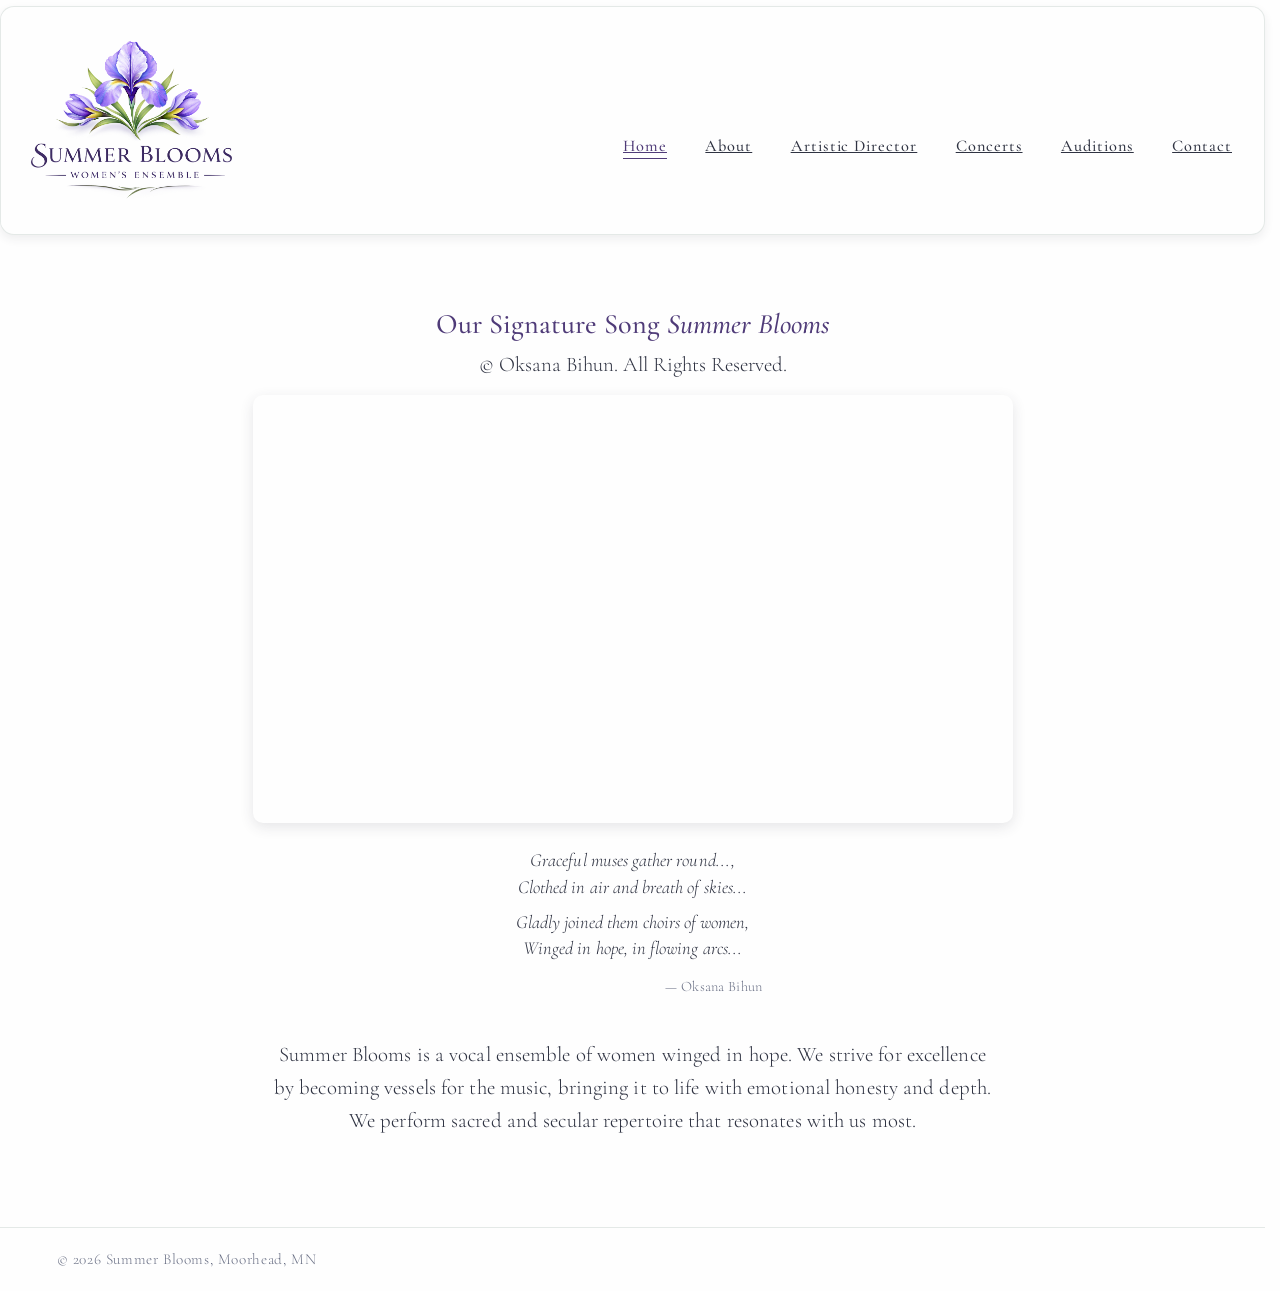
<file: index.html>
<!doctype html>
<html lang="en">
<head>
  <meta charset="utf-8" />
  <meta name="viewport" content="width=device-width, initial-scale=1" />
  <title>Summer Blooms</title>

  <!-- Typography loaded from stylesheet -->
  <link rel="preconnect" href="https://fonts.googleapis.com">
  <link rel="preconnect" href="https://fonts.gstatic.com" crossorigin>
  <link rel="stylesheet" href="https://fonts.googleapis.com/css2?family=Cormorant+Garamond:wght@300;400;500;600;700&family=Inter:wght@400;500;600&family=Lora:ital,wght@0,400;0,500;1,400;1,500&display=swap">
  <link rel="stylesheet" href="./style.css?v=20260915">
</head>
<body>

<header class="site-header">
  <div class="container header-inner">
    <a class="brand" href="index.html" aria-label="Summer Blooms home">
      <img class="site-logo" src="images/logo.png" alt="Summer Blooms logo">
    </a>

    <nav class="nav" aria-label="Primary navigation">
      <a href="index.html" aria-current="page">Home</a>
      <a href="about.html">About</a>
      <a href="director.html">Artistic Director</a>
      <a href="concerts.html">Concerts</a>
      <a href="auditions.html">Auditions</a>
      <a href="contact.html">Contact</a>
    </nav>

    <button class="menu-btn" id="menuBtn" aria-expanded="false" aria-controls="mobile-drawer" aria-label="Open menu">
      <span class="hamburger" aria-hidden="true"></span>
    </button>
  </div>
  <div id="mobile-drawer" class="mobile-drawer" data-open="false" aria-hidden="true">
    <div class="drawer-inner">
      <a href="index.html" aria-current="page">Home</a>
      <a href="about.html">About</a>
      <a href="director.html">Artistic Director</a>
      <a href="concerts.html">Concerts</a>
      <a href="auditions.html">Auditions</a>
      <a href="contact.html">Contact</a>
    </div>
  </div>
</header>

<main class="container">
  <div class="home-video">
    <h2>Our Signature Song <em>Summer Blooms</em></h2>
    <p class="home-video-copyright">© Oksana Bihun. All Rights Reserved.</p>
    <div class="home-video-frame">
      <iframe
        src="https://www.youtube.com/embed/3GKmM_xyuEQ"
        title="Our Signature Song Summer Blooms"
        allow="accelerometer; autoplay; clipboard-write; encrypted-media; gyroscope; picture-in-picture; web-share"
        allowfullscreen></iframe>
    </div>
  </div>

  <div class="home-poem">
    <p>Graceful muses gather round...,</p>
    <p>Clothed in air and breath of skies...</p>

    <p class="stanza">
      Gladly joined them choirs of women,<br>
      Winged in hope, in flowing arcs...
    </p>
  </div>

  <div class="poem-credit">
    — Oksana Bihun
  </div>

  <p class="home-intro">
    Summer Blooms is a vocal ensemble of women winged in hope. 
    We strive for excellence by becoming vessels for the music, 
    bringing it to life with emotional honesty and depth. 
    We perform sacred and secular repertoire that resonates with us most.
  </p>
</main>

<footer class="site-footer">
  <div class="container">
    © <span id="y"></span> Summer Blooms, Moorhead, MN
  </div>
</footer>

<script src="./script.js"></script>
</body>
</html>
</file>
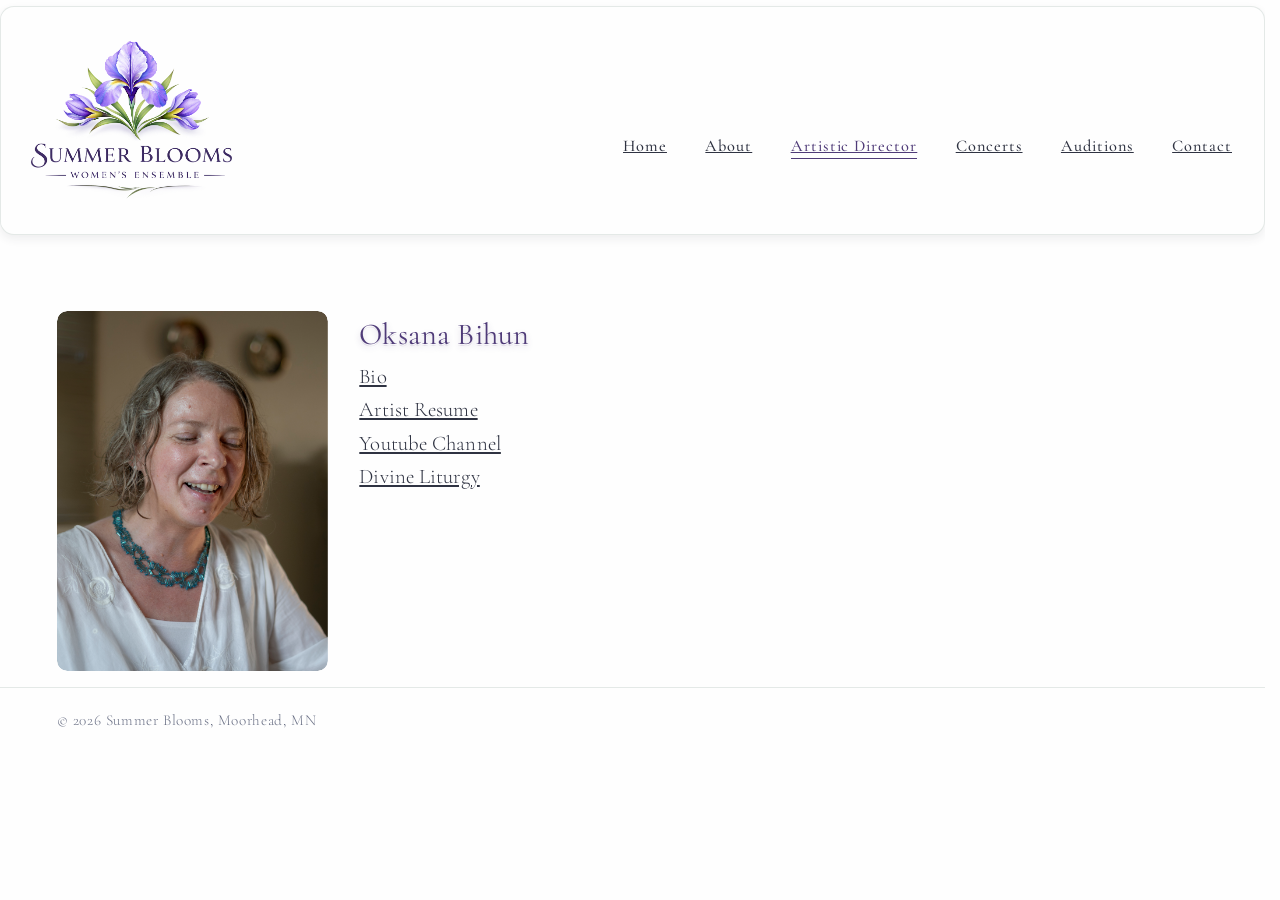
<file: obihun/index.html>
<!doctype html>
<html lang="en">
<head>
  <meta charset="utf-8" />
  <meta name="viewport" content="width=device-width, initial-scale=1" />
  <title>Oksana Bihun • Summer Blooms</title>

  <link rel="preconnect" href="https://fonts.googleapis.com">
  <link rel="preconnect" href="https://fonts.gstatic.com" crossorigin>
  <link rel="stylesheet" href="https://fonts.googleapis.com/css2?family=Cormorant+Garamond:wght@300;400;500;600;700&family=Inter:wght@400;500;600&family=Lora:ital,wght@0,400;0,500;1,400;1,500&display=swap">
  <link rel="stylesheet" href="/style.css?v=20260915-obihun-responsive">
</head>

<body class="obihun-page">

<header class="site-header">
  <div class="container header-inner">
    <a class="brand" href="/index.html" aria-label="Summer Blooms home">
      <img class="site-logo" src="/images/logo.png" alt="Summer Blooms logo">
    </a>

    <nav class="nav" aria-label="Primary navigation">
      <a href="/index.html">Home</a>
      <a href="/about.html">About</a>
      <a href="/director.html" aria-current="page">Artistic Director</a>
      <a href="/concerts.html">Concerts</a>
      <a href="/auditions.html">Auditions</a>
      <a href="/contact.html">Contact</a>
    </nav>

    <button class="menu-btn" id="menuBtn" aria-expanded="false" aria-controls="mobile-drawer" aria-label="Open menu">
      <span class="hamburger" aria-hidden="true"></span>
    </button>
  </div>

  <div id="mobile-drawer" class="mobile-drawer" data-open="false" aria-hidden="true">
    <div class="drawer-inner">
      <a href="/index.html">Home</a>
      <a href="/about.html">About</a>
      <a href="/director.html" aria-current="page">Artistic Director</a>
      <a href="/concerts.html">Concerts</a>
      <a href="/auditions.html">Auditions</a>
      <a href="/contact.html">Contact</a>
    </div>
  </div>
</header>

<main class="container">
  <section class="director">
    <div class="director-grid">
      <figure class="director-photo">
        <img src="/images/Bihun_Headshot.JPG" alt="Oksana Bihun">
      </figure>

      <div class="director-text">
        <h1 class="page-title">Oksana Bihun</h1>
        <a href="https://archives.ukrfolk.ca/bihun-oksana-2" target="_blank" rel="noopener noreferrer">Bio</a><br>
        <a href="/documents/Bihun_Artist_Resume.pdf">Artist Resume</a><br>
        <a href="https://www.youtube.com/@OksanaBihunComposer" target="_blank" rel="noopener noreferrer">Youtube Channel</a><br>
        <a href="/documents/Bihun_Liturgy.pdf">Divine Liturgy</a><br>
        <!-- <a href="https://www.linkedin.com/in/oksana-bihun-ph-d-00641a10/" target="_blank" rel="noopener noreferrer">Math</a> -->
      </div>
    </div>
  </section>
</main>

<footer class="site-footer obihun-footer">
  <div class="container">
    © <span id="y"></span> Summer Blooms, Moorhead, MN
  </div>
</footer>

<script src="/script.js"></script>

</body>
</html>
</file>
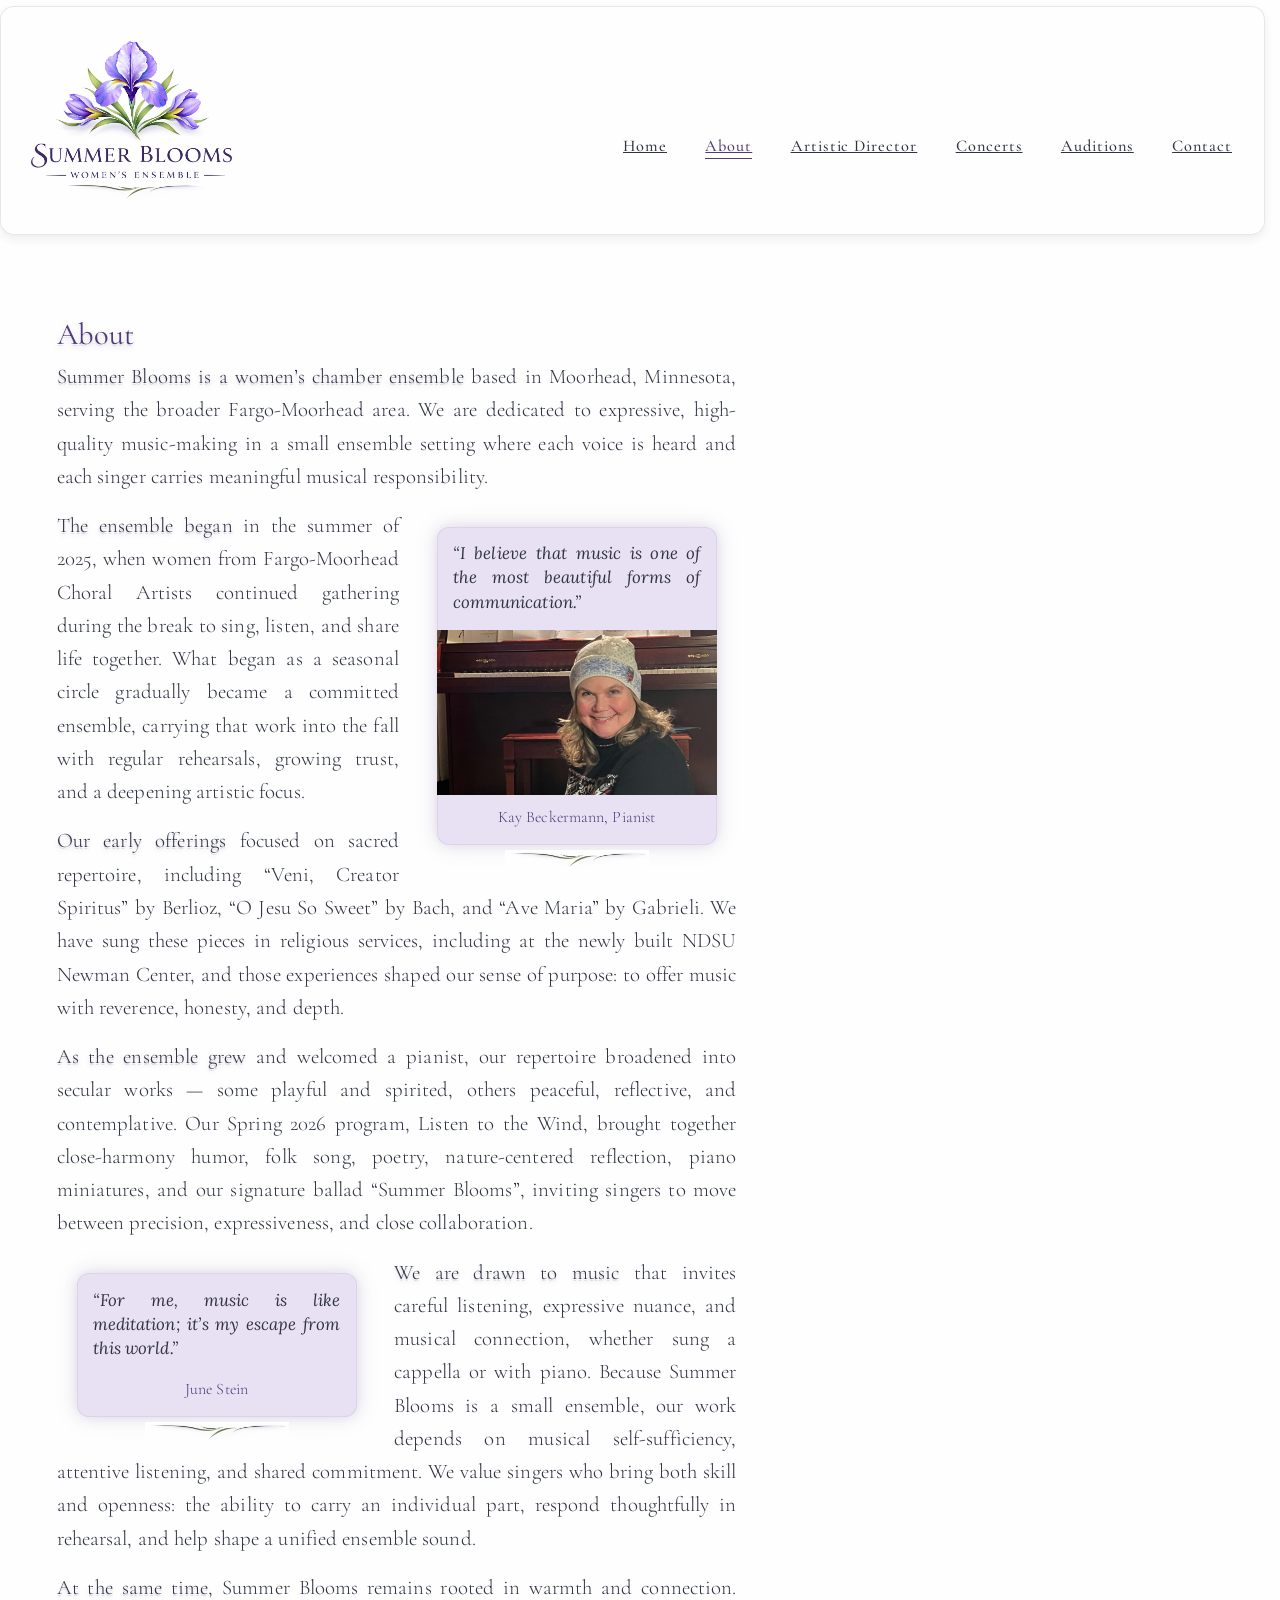
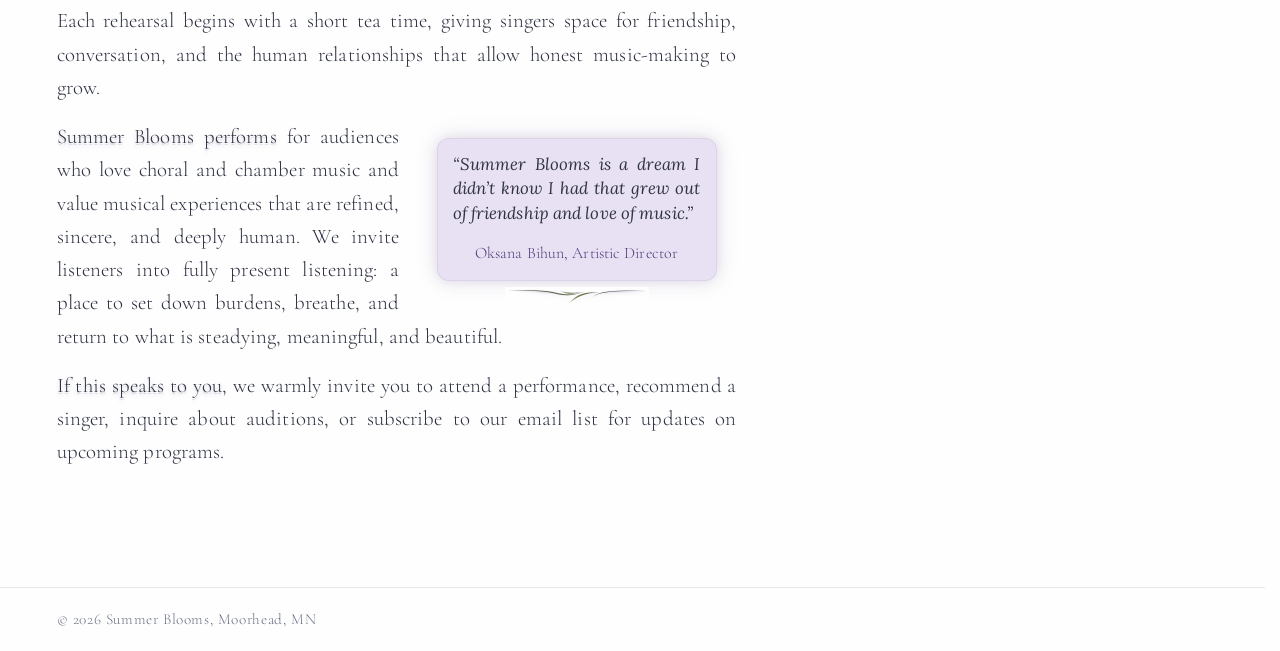
<file: about.html>
<!doctype html>
<html lang="en">
<head>
  <meta charset="utf-8" />
  <meta name="viewport" content="width=device-width, initial-scale=1" />
  <title>About • Summer Blooms</title>

  <!-- Typography loaded from stylesheet -->
  <link rel="preconnect" href="https://fonts.googleapis.com">
  <link rel="preconnect" href="https://fonts.gstatic.com" crossorigin>
  <link rel="stylesheet" href="https://fonts.googleapis.com/css2?family=Cormorant+Garamond:wght@300;400;500;600;700&family=Inter:wght@400;500;600&family=Lora:ital,wght@0,400;0,500;1,400;1,500&display=swap">
  <link rel="stylesheet" href="./style.css">
</head>

<body class="about-page">

<header class="site-header">
  <div class="container header-inner">
    <a class="brand" href="index.html" aria-label="Summer Blooms home">
      <img class="site-logo" src="images/logo.png" alt="Summer Blooms logo">
    </a>

    <nav class="nav" aria-label="Primary navigation">
      <a href="index.html">Home</a>
      <a href="about.html" aria-current="page">About</a>
      <a href="director.html">Artistic Director</a>
      <a href="concerts.html">Concerts</a>
      <a href="auditions.html">Auditions</a>
      <a href="contact.html">Contact</a>
    </nav>

    <button class="menu-btn" id="menuBtn" aria-expanded="false" aria-controls="mobile-drawer" aria-label="Open menu">
      <span class="hamburger" aria-hidden="true"></span>
    </button>
  </div>

  <div id="mobile-drawer" class="mobile-drawer" data-open="false" aria-hidden="true">
    <div class="drawer-inner">
      <a href="index.html">Home</a>
      <a href="about.html" aria-current="page">About</a>
      <a href="director.html">Artistic Director</a>
      <a href="concerts.html">Concerts</a>
      <a href="auditions.html">Auditions</a>
      <a href="contact.html">Contact</a>
    </div>
  </div>
</header>

<main class="container">
  <section class="director">
    <h1 class="page-title">About</h1>
    <div class="director-text">
      <p><span class="about-lead-3d">Summer Blooms is a women’s chamber ensemble </span> based in Moorhead, Minnesota, serving the broader Fargo-Moorhead area. We are dedicated to expressive, high-quality music-making in a small ensemble setting where each voice is heard and each singer carries meaningful musical responsibility.</p>

      <div class="about-quote-wrap about-quote-right">
        <blockquote class="about-quote">
          <p>“I believe that music is one of the most beautiful forms of communication.”</p>
          <div class="about-quote-photo-wrap">
            <img class="about-quote-photo" src="images/kay_picture.jpeg" alt="Kay Beckermann">
          </div>
          <cite>Kay Beckermann, Pianist</cite>
        </blockquote>
        <img class="about-quote-leaves" src="images/decorative_leaves.png" alt="" aria-hidden="true">
      </div>

      <p><span class="about-lead-3d">The ensemble began</span> in the summer of 2025, when women from Fargo-Moorhead Choral Artists continued gathering during the break to sing, listen, and share life together. What began as a seasonal circle gradually became a committed ensemble, carrying that work into the fall with regular rehearsals, growing trust, and a deepening artistic focus.</p>

      <p><span class="about-lead-3d">Our early offerings</span> focused on sacred repertoire, including “Veni, Creator Spiritus” by Berlioz, “O Jesu So Sweet” by Bach, and “Ave Maria” by Gabrieli. We have sung these pieces in religious services, including at the newly built NDSU Newman Center, and those experiences shaped our sense of purpose: to offer music with reverence, honesty, and depth.</p>

      <p><span class="about-lead-3d">As the ensemble grew</span> and welcomed a pianist, our repertoire broadened into secular works — some playful and spirited, others peaceful, reflective, and contemplative. Our Spring 2026 program, Listen to the Wind, brought together close-harmony humor, folk song, poetry, nature-centered reflection, piano miniatures, and our signature ballad “Summer Blooms”, inviting singers to move between precision, expressiveness, and close collaboration.</p>

      <div class="about-quote-wrap about-quote-left">
        <blockquote class="about-quote">
          <p>“For me, music is like meditation; it’s my escape from this world.”</p>
          <cite>June Stein</cite>
        </blockquote>
        <img class="about-quote-leaves" src="images/decorative_leaves.png" alt="" aria-hidden="true">
      </div>

      <p><span class="about-lead-3d">We are drawn to music</span> that invites careful listening, expressive nuance, and musical connection, whether sung a cappella or with piano. Because Summer Blooms is a small ensemble, our work depends on musical self-sufficiency, attentive listening, and shared commitment. We value singers who bring both skill and openness: the ability to carry an individual part, respond thoughtfully in rehearsal, and help shape a unified ensemble sound.</p>

      <p><span class="about-lead-3d">At the same time</span>, Summer Blooms remains rooted in warmth and connection. Each rehearsal begins with a short tea time, giving singers space for friendship, conversation, and the human relationships that allow honest music-making to grow.</p>

      <div class="about-quote-wrap about-quote-right">
        <blockquote class="about-quote">
          <p>“Summer Blooms is a dream I didn’t know I had that grew out of friendship and love of music.”</p>
          <cite>Oksana Bihun, Artistic Director</cite>
        </blockquote>
        <img class="about-quote-leaves" src="images/decorative_leaves.png" alt="" aria-hidden="true">
      </div>

      <p><span class="about-lead-3d">Summer Blooms performs</span> for audiences who love choral and chamber music and value musical experiences that are refined, sincere, and deeply human. We invite listeners into fully present listening: a place to set down burdens, breathe, and return to what is steadying, meaningful, and beautiful.</p>
      <p><span class="about-lead-3d">If this speaks to you</span>, we warmly invite you to attend a performance, recommend a singer, inquire about auditions, or subscribe to our email list for updates on upcoming programs.</p>
    </div>
  </section>
</main>

<footer class="site-footer">
  <div class="container">
    © <span id="y"></span> Summer Blooms, Moorhead, MN
  </div>
</footer>

<script src="./script.js"></script>


</body>
</html>
</file>
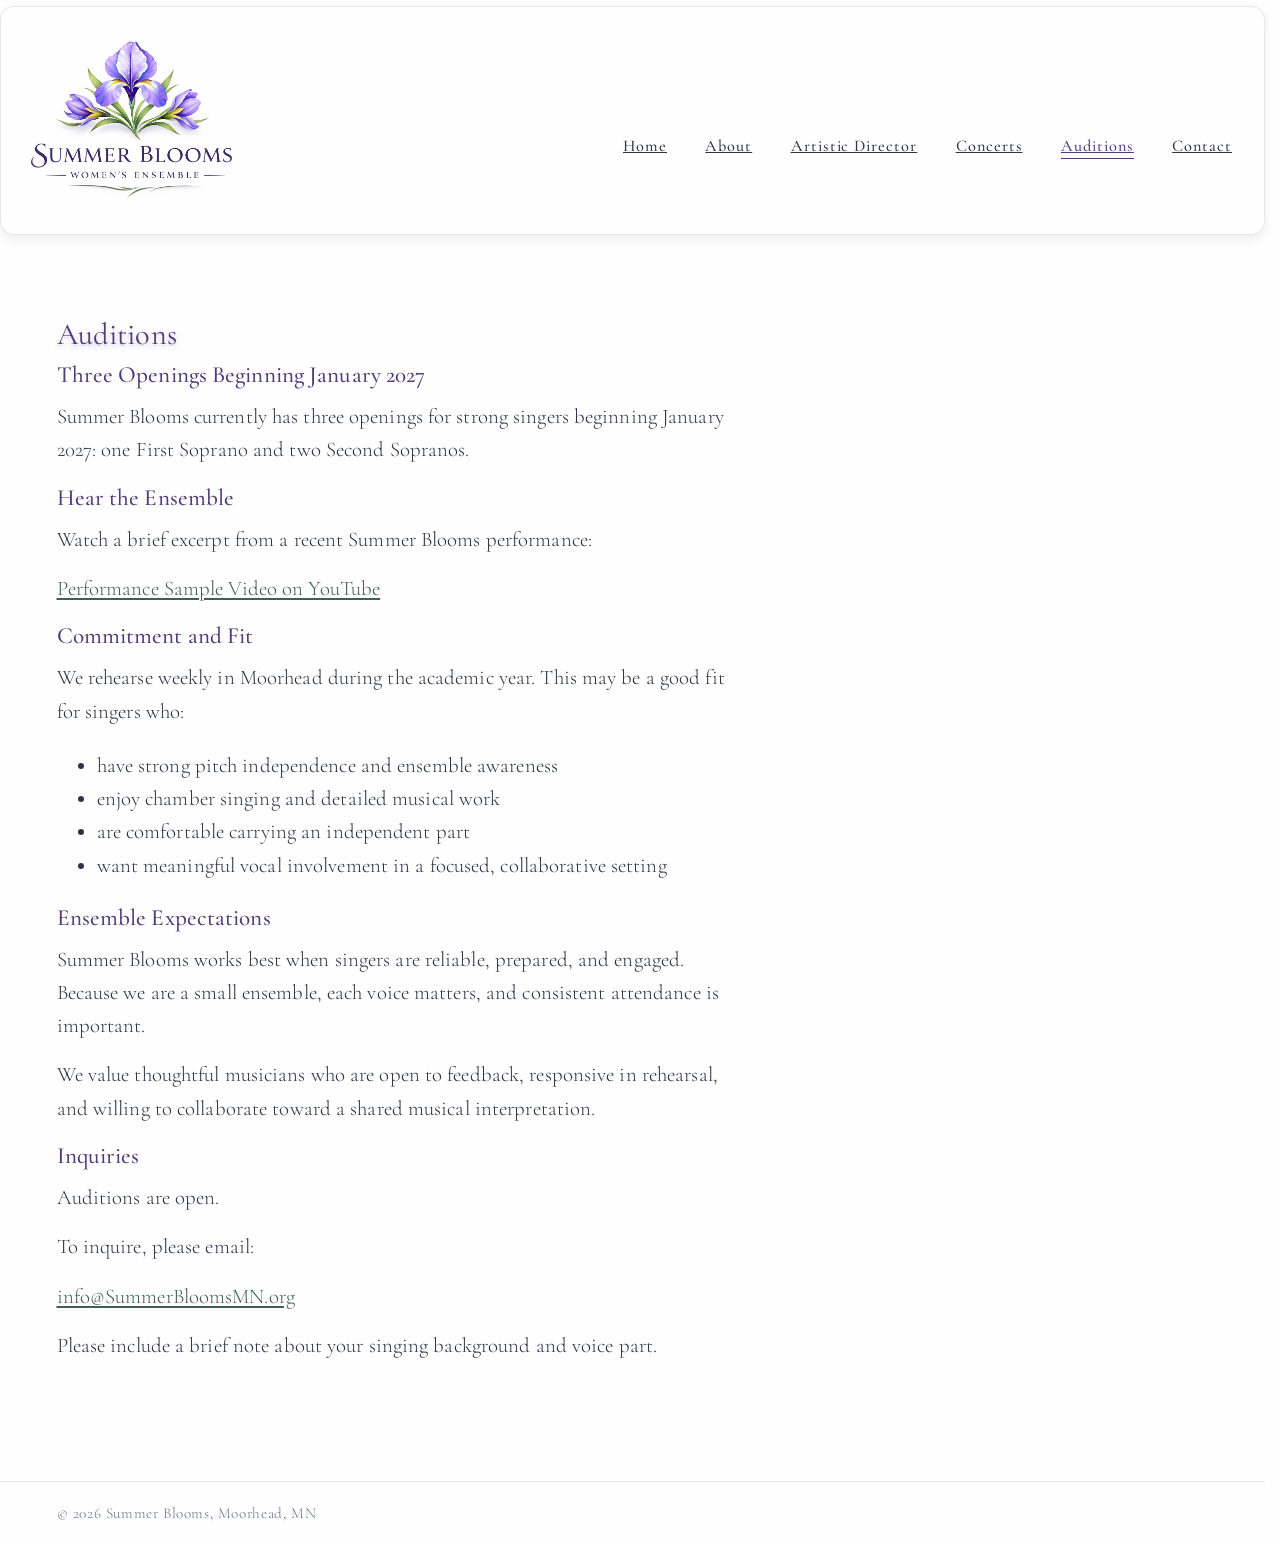
<file: auditions.html>
<!doctype html>
<html lang="en">
<head>
  <meta charset="utf-8" />
  <meta name="viewport" content="width=device-width, initial-scale=1" />
  <title>Auditions • Summer Blooms</title>

  <!-- Typography loaded from stylesheet -->
  <link rel="preconnect" href="https://fonts.googleapis.com">
  <link rel="preconnect" href="https://fonts.gstatic.com" crossorigin>
  <link rel="stylesheet" href="https://fonts.googleapis.com/css2?family=Cormorant+Garamond:wght@300;400;500;600;700&family=Inter:wght@400;500;600&family=Lora:ital,wght@0,400;0,500;1,400;1,500&display=swap">
  <link rel="stylesheet" href="./style.css">
</head>

<body class="auditions-page">

<header class="site-header">
  <div class="container header-inner">
    <a class="brand" href="index.html" aria-label="Summer Blooms home">
      <img class="site-logo" src="images/logo.png" alt="Summer Blooms logo">
    </a>

    <nav class="nav" aria-label="Primary navigation">
      <a href="index.html">Home</a>
      <a href="about.html">About</a>
      <a href="director.html">Artistic Director</a>
      <a href="concerts.html">Concerts</a>
      <a href="auditions.html" aria-current="page">Auditions</a>
      <a href="contact.html">Contact</a>
    </nav>

    <button class="menu-btn" id="menuBtn" aria-expanded="false" aria-controls="mobile-drawer" aria-label="Open menu">
      <span class="hamburger" aria-hidden="true"></span>
    </button>
  </div>

  <div id="mobile-drawer" class="mobile-drawer" data-open="false" aria-hidden="true">
    <div class="drawer-inner">
      <a href="index.html">Home</a>
      <a href="about.html">About</a>
      <a href="director.html">Artistic Director</a>
      <a href="concerts.html">Concerts</a>
      <a href="auditions.html" aria-current="page">Auditions</a>
      <a href="contact.html">Contact</a>
    </div>
  </div>
</header>

<main class="container">
  <!-- Two-column layout (photo left, text right) -->
  <section class="director">
    <h1 class="page-title">Auditions</h1>
    <div class="director-text">
      <p class="auditions-lead">Three Openings Beginning January 2027</p>
      <p>Summer Blooms currently has three openings for strong singers beginning January 2027: one First Soprano and two Second Sopranos.</p>
      <p class="auditions-lead">Hear the Ensemble</p>
      <p>Watch a brief excerpt from a recent Summer Blooms performance:</p>
      <p><a href="https://www.youtube.com/watch?v=M7dycWh3R6s" target="_blank" rel="noopener noreferrer">Performance Sample Video on YouTube</a></p>
      <p class="auditions-lead">Commitment and Fit</p>
      <p>We rehearse weekly in Moorhead during the academic year. This may be a good fit for singers who:</p>
      <ul>
        <li>have strong pitch independence and ensemble awareness</li>
        <li>enjoy chamber singing and detailed musical work</li>
        <li>are comfortable carrying an independent part</li>
        <li>want meaningful vocal involvement in a focused, collaborative setting</li>
      </ul>
      <p class="auditions-lead">Ensemble Expectations</p>
      <p>Summer Blooms works best when singers are reliable, prepared, and engaged. Because we are a small ensemble, each voice matters, and consistent attendance is important.</p>
      <p>We value thoughtful musicians who are open to feedback, responsive in rehearsal, and willing to collaborate toward a shared musical interpretation.</p>
      <p class="auditions-lead">Inquiries</p>
      <p>Auditions are open.</p>
      <p>To inquire, please email:</p>
      <p><a href="mailto:info@SummerBloomsMN.org">info@SummerBloomsMN.org</a></p>
      <p>Please include a brief note about your singing background and voice part.</p>
    </div>
  </section>
</main>

<footer class="site-footer">
  <div class="container">
    © <span id="y"></span> Summer Blooms, Moorhead, MN
  </div>
</footer>

<script src="./script.js"></script>


</body>
</html>
</file>
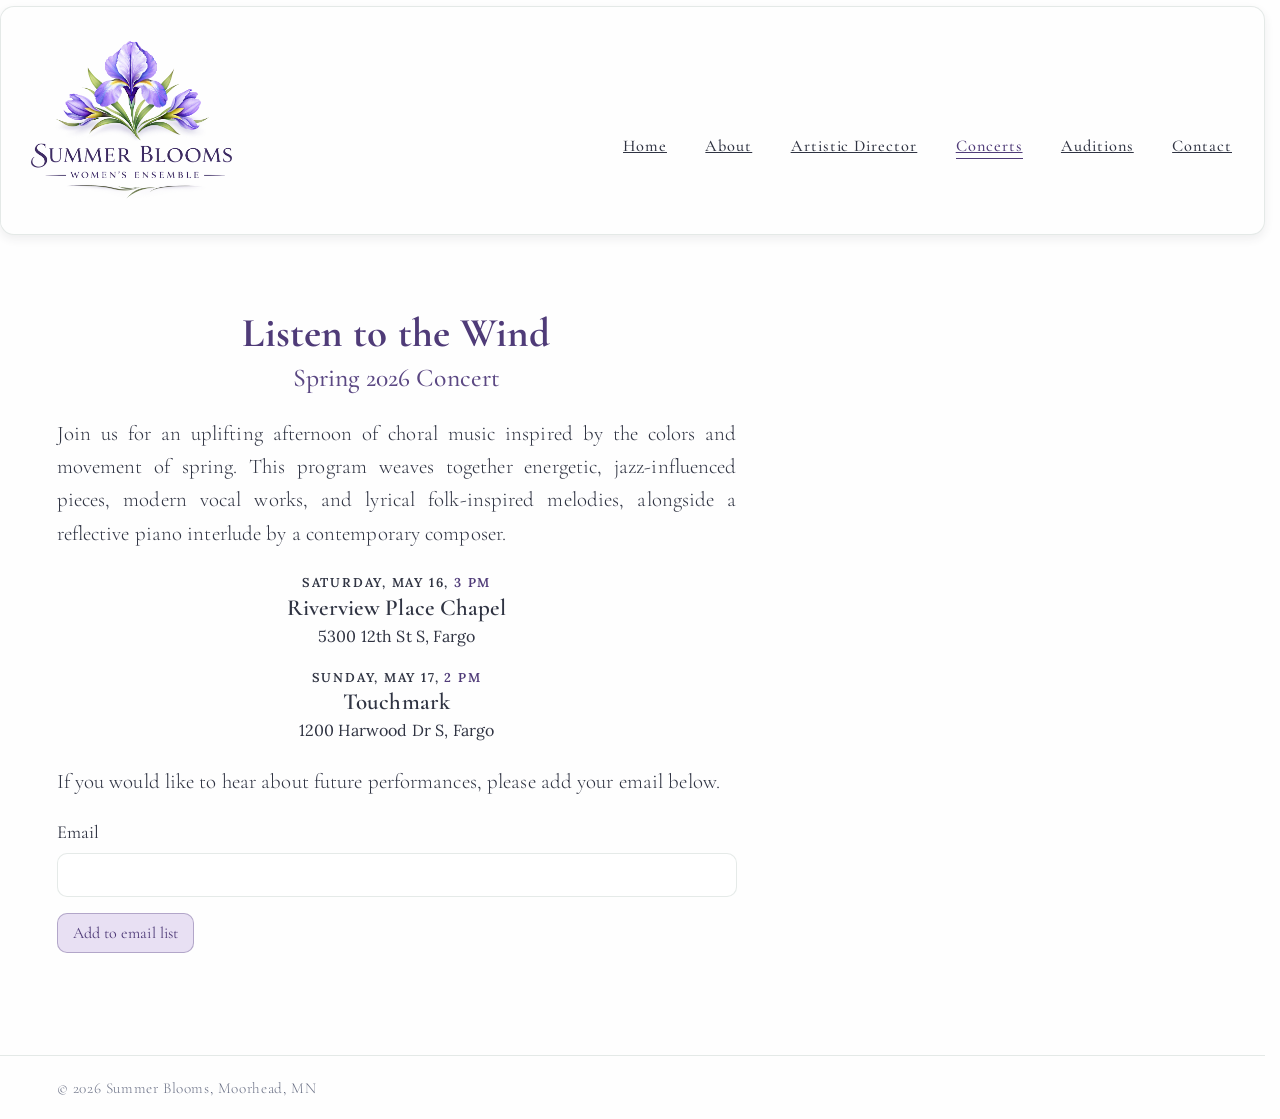
<file: concerts.html>
<!doctype html>
<html lang="en">
<head>
  <meta charset="utf-8" />
  <meta name="viewport" content="width=device-width, initial-scale=1" />
  <title>Concerts • Summer Blooms</title>

  <!-- Typography loaded from stylesheet -->
  <link rel="preconnect" href="https://fonts.googleapis.com">
  <link rel="preconnect" href="https://fonts.gstatic.com" crossorigin>
  <link rel="stylesheet" href="https://fonts.googleapis.com/css2?family=Cormorant+Garamond:wght@300;400;500;600;700&family=Inter:wght@400;500;600&family=Lora:ital,wght@0,400;0,500;1,400;1,500&display=swap">
  <link rel="stylesheet" href="./style.css">
</head>

<body class="concerts-page">

<header class="site-header">
  <div class="container header-inner">
    <a class="brand" href="index.html" aria-label="Summer Blooms home">
      <img class="site-logo" src="images/logo.png" alt="Summer Blooms logo">
    </a>

    <nav class="nav" aria-label="Primary navigation">
      <a href="index.html">Home</a>
      <a href="about.html">About</a>
      <a href="director.html">Artistic Director</a>
      <a href="concerts.html" aria-current="page">Concerts</a>
      <a href="auditions.html">Auditions</a>
      <a href="contact.html">Contact</a>
    </nav>

    <button class="menu-btn" id="menuBtn" aria-expanded="false" aria-controls="mobile-drawer" aria-label="Open menu">
      <span class="hamburger" aria-hidden="true"></span>
    </button>
  </div>

  <div id="mobile-drawer" class="mobile-drawer" data-open="false" aria-hidden="true">
    <div class="drawer-inner">
      <a href="index.html">Home</a>
      <a href="about.html">About</a>
      <a href="director.html">Artistic Director</a>
      <a href="concerts.html" aria-current="page">Concerts</a>
      <a href="auditions.html">Auditions</a>
      <a href="contact.html">Contact</a>
    </div>
  </div>
</header>

<main class="container">
  <section class="director">
    <!-- <h1 class="page-title">Concerts</h1> -->
    <!-- <hr class="concerts-divider" aria-hidden="true"> -->
    <div class="director-text">
      <p class="concert-hero"><span class="concert-title">Listen to the Wind</span><br><span class="concert-subtitle">Spring 2026 Concert</span></p>

      <p>Join us for an uplifting afternoon of choral music inspired by the colors and movement of spring. This program weaves together energetic, jazz-influenced pieces, modern vocal works, and lyrical folk-inspired melodies, alongside a reflective piano interlude by a contemporary composer.</p>

      <section class="concert-schedule" aria-label="Concert schedule">
        <article class="concert-event">
          <p class="concert-event-time">Saturday, May 16, <span>3 PM</span></p>
          <p class="concert-event-venue">Riverview Place Chapel</p>
          <p class="concert-event-address">5300 12th St S, Fargo</p>
        </article>

        <article class="concert-event">
          <p class="concert-event-time">Sunday, May 17, <span>2 PM</span></p>
          <p class="concert-event-venue">Touchmark</p>
          <p class="concert-event-address">1200 Harwood Dr S, Fargo</p>
        </article>
      </section>

      <p>If you would like to hear about future performances, please add your email below.</p>
    </div>

    <form class="contact-form" action="https://formspree.io/f/mpqjnkpk" method="POST">
      <div class="form-row">
        <label for="concert-email">Email</label>
        <input id="concert-email" name="email" type="email" required maxlength="254" autocomplete="email">
      </div>

      <div class="form-actions">
        <button type="submit">Add to email list</button>
      </div>
    </form>
  </section>
</main>

<footer class="site-footer">
  <div class="container">
    © <span id="y"></span> Summer Blooms, Moorhead, MN
  </div>
</footer>

<script src="./script.js"></script>


</body>
</html>
</file>
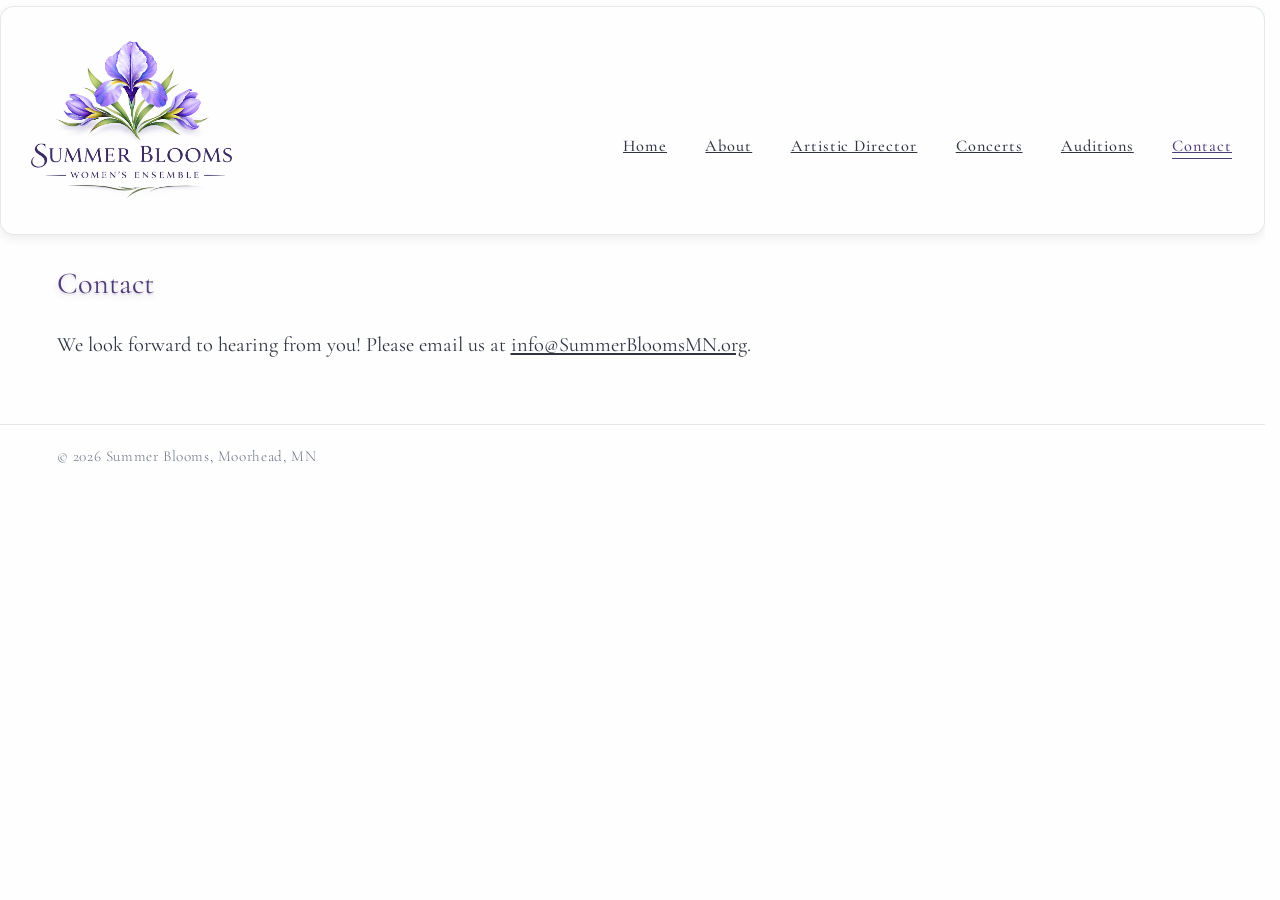
<file: contact.html>
<!doctype html>
<html lang="en">
<head>
  <meta charset="utf-8" />
  <meta name="viewport" content="width=device-width, initial-scale=1" />
  <title>Contact • Summer Blooms</title>

  <!-- Typography loaded from stylesheet -->
  <link rel="preconnect" href="https://fonts.googleapis.com">
  <link rel="preconnect" href="https://fonts.gstatic.com" crossorigin>
  <link rel="stylesheet" href="https://fonts.googleapis.com/css2?family=Cormorant+Garamond:wght@300;400;500;600;700&family=Inter:wght@400;500;600&family=Lora:ital,wght@0,400;0,500;1,400;1,500&display=swap">
  <link rel="stylesheet" href="./style.css">
</head>

<body class="contact-page">

<header class="site-header">
  <div class="container header-inner">
    <a class="brand" href="index.html" aria-label="Summer Blooms home">
      <img class="site-logo" src="images/logo.png" alt="Summer Blooms logo">
    </a>

    <nav class="nav" aria-label="Primary navigation">
      <a href="index.html">Home</a>
      <a href="about.html">About</a>
      <a href="director.html">Artistic Director</a>
      <a href="concerts.html">Concerts</a>
      <a href="auditions.html">Auditions</a>
      <a href="contact.html" aria-current="page">Contact</a>
    </nav>

    <button class="menu-btn" id="menuBtn" aria-expanded="false" aria-controls="mobile-drawer" aria-label="Open menu">
      <span class="hamburger" aria-hidden="true"></span>
    </button>
  </div>

  <div id="mobile-drawer" class="mobile-drawer" data-open="false" aria-hidden="true">
    <div class="drawer-inner">
      <a href="index.html">Home</a>
      <a href="about.html">About</a>
      <a href="director.html">Artistic Director</a>
      <a href="concerts.html">Concerts</a>
      <a href="auditions.html">Auditions</a>
      <a href="contact.html" aria-current="page">Contact</a>
    </div>
  </div>
</header>

<main class="container">
  <!-- Two-column layout (photo left, text right) -->
  <section class="contact-section">
    <h1 class="page-title">Contact</h1>

    <p class="contact-intro">We look forward to hearing from you! Please email us at <a href="mailto:info@SummerBloomsMN.org">info@SummerBloomsMN.org</a>.</p>
  </section>
</main>

<footer class="site-footer">
  <div class="container">
    © <span id="y"></span> Summer Blooms, Moorhead, MN
  </div>
</footer>

<script src="./script.js"></script>


</body>
</html>
</file>
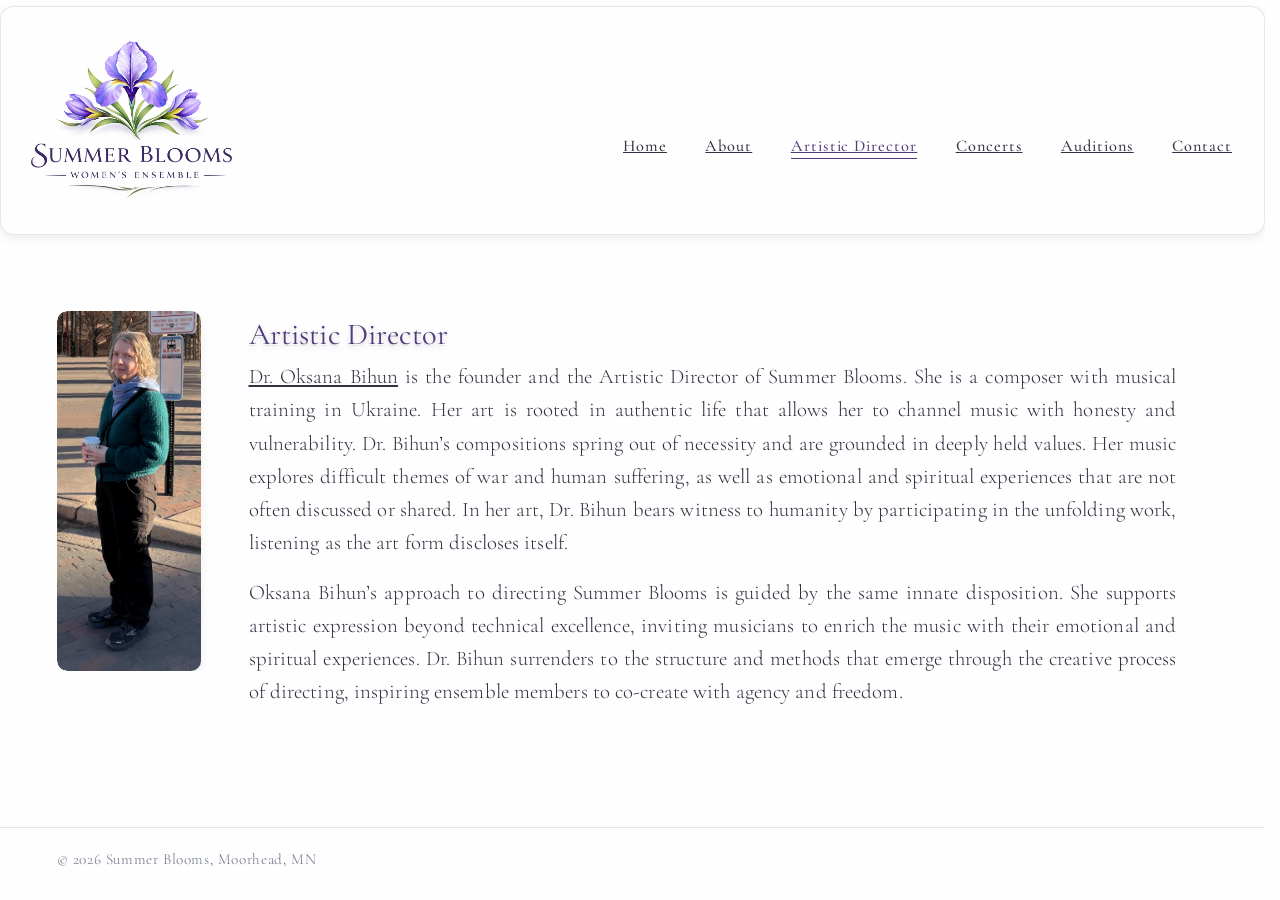
<file: director.html>
<!doctype html>
<html lang="en">
<head>
  <meta charset="utf-8" />
  <meta name="viewport" content="width=device-width, initial-scale=1" />
  <title>Artistic Director • Summer Blooms</title>

  <!-- Typography loaded from stylesheet -->
  <link rel="preconnect" href="https://fonts.googleapis.com">
  <link rel="preconnect" href="https://fonts.gstatic.com" crossorigin>
  <link rel="stylesheet" href="https://fonts.googleapis.com/css2?family=Cormorant+Garamond:wght@300;400;500;600;700&family=Inter:wght@400;500;600&family=Lora:ital,wght@0,400;0,500;1,400;1,500&display=swap">
  <link rel="stylesheet" href="./style.css">
</head>

<body>

<header class="site-header">
  <div class="container header-inner">
    <a class="brand" href="index.html" aria-label="Summer Blooms home">
      <img class="site-logo" src="images/logo.png" alt="Summer Blooms logo">
    </a>

    <nav class="nav" aria-label="Primary navigation">
      <a href="index.html">Home</a>
      <a href="about.html">About</a>
      <a href="director.html" aria-current="page">Artistic Director</a>
      <a href="concerts.html">Concerts</a>
      <a href="auditions.html">Auditions</a>
      <a href="contact.html">Contact</a>
    </nav>

    <button class="menu-btn" id="menuBtn" aria-expanded="false" aria-controls="mobile-drawer" aria-label="Open menu">
      <span class="hamburger" aria-hidden="true"></span>
    </button>
  </div>

  <div id="mobile-drawer" class="mobile-drawer" data-open="false" aria-hidden="true">
    <div class="drawer-inner">
      <a href="index.html">Home</a>
      <a href="about.html">About</a>
      <a href="director.html" aria-current="page">Artistic Director</a>
      <a href="concerts.html">Concerts</a>
      <a href="auditions.html">Auditions</a>
      <a href="contact.html">Contact</a>
    </div>
  </div>
</header>

<main class="container">
  <!-- Two-column layout (photo left, text right) -->
  <section class="director">
    <div class="director-grid">
      <figure class="director-photo">
        <img src="images/oksanal.jpg" alt="Dr. Oksana Bihun at a bus stop holding a coffee cup">
      </figure>

      <div class="director-text">
        <h1 class="page-title">Artistic Director</h1>

        <p>
          <a href="https://archives.ukrfolk.ca/bihun-oksana-2">Dr. Oksana Bihun</a> is the founder and the Artistic Director of Summer Blooms. She is a composer with musical training in Ukraine. Her art is rooted in authentic life that allows her to channel music with honesty and vulnerability. Dr. Bihun’s compositions spring out of necessity and are grounded in deeply held values. Her music explores difficult themes of war and human suffering, as well as emotional and spiritual experiences that are not often discussed or shared. In her art, Dr. Bihun bears witness to humanity by participating in the unfolding work, listening as the art form discloses itself.
        </p>

        <p>
          Oksana Bihun’s approach to directing Summer Blooms is guided by the same innate disposition. She supports artistic expression beyond technical excellence, inviting musicians to enrich the music with their emotional and spiritual experiences. Dr. Bihun surrenders to the structure and methods that emerge through the creative process of directing, inspiring ensemble members to co-create with agency and freedom.
        </p>
      </div>
    </div>
  </section>
</main>

<footer class="site-footer">
  <div class="container">
    © <span id="y"></span> Summer Blooms, Moorhead, MN
  </div>
</footer>

<script src="./script.js"></script>

</body>
</html>
</file>
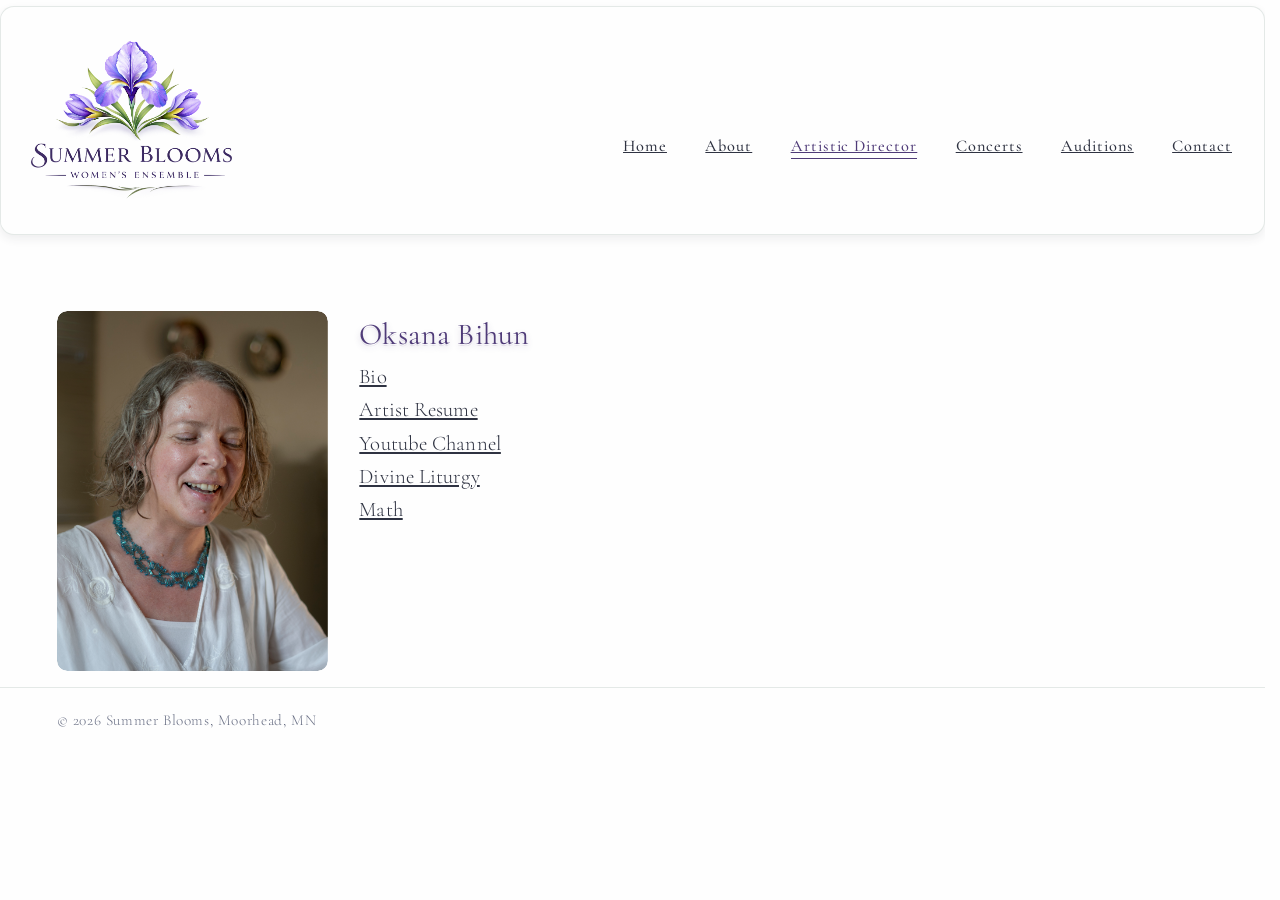
<file: obihun.html>
<!doctype html>
<html lang="en">
<head>
  <meta charset="utf-8" />
  <meta name="viewport" content="width=device-width, initial-scale=1" />
  <title>Oksana Bihun • Summer Blooms</title>

  <!-- Typography loaded from stylesheet -->
  <link rel="preconnect" href="https://fonts.googleapis.com">
  <link rel="preconnect" href="https://fonts.gstatic.com" crossorigin>
  <link rel="stylesheet" href="https://fonts.googleapis.com/css2?family=Cormorant+Garamond:wght@300;400;500;600;700&family=Inter:wght@400;500;600&family=Lora:ital,wght@0,400;0,500;1,400;1,500&display=swap">
  <link rel="stylesheet" href="./style.css">
</head>

<body class="obihun-page">

<header class="site-header">
  <div class="container header-inner">
    <a class="brand" href="index.html" aria-label="Summer Blooms home">
      <img class="site-logo" src="images/logo.png" alt="Summer Blooms logo">
    </a>

    <nav class="nav" aria-label="Primary navigation">
      <a href="index.html">Home</a>
      <a href="about.html">About</a>
      <a href="director.html" aria-current="page">Artistic Director</a>
      <a href="concerts.html">Concerts</a>
      <a href="auditions.html">Auditions</a>
      <a href="contact.html">Contact</a>
    </nav>

    <button class="menu-btn" id="menuBtn" aria-expanded="false" aria-controls="mobile-drawer" aria-label="Open menu">
      <span class="hamburger" aria-hidden="true"></span>
    </button>
  </div>

  <div id="mobile-drawer" class="mobile-drawer" data-open="false" aria-hidden="true">
    <div class="drawer-inner">
      <a href="index.html">Home</a>
      <a href="about.html">About</a>
      <a href="director.html" aria-current="page">Artistic Director</a>
      <a href="concerts.html">Concerts</a>
      <a href="auditions.html">Auditions</a>
      <a href="contact.html">Contact</a>
    </div>
  </div>
</header>

<main class="container">
  <!-- Two-column layout (photo left, text right) -->
  <section class="director">
    <div class="director-grid">
      <figure class="director-photo">
        <img src="images/Bihun_Headshot.JPG" alt="Oksana Bihun">
      </figure>

      <div class="director-text">
        <h1 class="page-title">Oksana Bihun</h1>
        <a href="https://archives.ukrfolk.ca/bihun-oksana-2" target="_blank" rel="noopener noreferrer">Bio</a><br>
        <a href="documents/Bihun_Artist_Resume.pdf">Artist Resume</a><br>
        <a href="https://www.youtube.com/@OksanaBihunComposer" target="_blank" rel="noopener noreferrer">Youtube Channel</a><br>
        <a href="documents/Bihun_Liturgy.pdf">Divine Liturgy</a><br>
        <a href="https://www.linkedin.com/in/oksana-bihun-ph-d-00641a10/" target="_blank" rel="noopener noreferrer">Math</a>
      </div>
    </div>
  </section>
</main>

<footer class="site-footer obihun-footer">
  <div class="container">
    © <span id="y"></span> Summer Blooms, Moorhead, MN
  </div>
</footer>

<script src="./script.js"></script>

</body>
</html>
</file>
<file: style.css>
:root{
  --bg: #fefefe;
  --gutter: 2rem;
  --ink: #2f3342;
  --muted: #6a7085;
  --line: rgba(74, 110, 92, 0.14);
  --brand: #4f3b78;
  --brand-soft: #e8e0f3;
  --max: clamp(1100px, 90vw, 1400px);
  
  /* Font families */
  --serif: "Cormorant Garamond", Georgia, serif;
  --sans: "Inter", system-ui, -apple-system, Segoe UI, Roboto, Arial, sans-serif;
  --hand: "Lora", "Palatino Linotype", "Book Antiqua", Georgia, serif;
  
  /* Letter spacing */
  --ls-tight: 0.003em;
  --ls-normal: 0.005em;
  --ls-wide: 0.06em;
  --ls-wider: 0.04em;
}

*{ box-sizing: border-box; }

html{
  scrollbar-gutter: stable;
}

body{
  margin: 0;
  background: var(--bg);
  color: var(--ink);
  font-family: var(--sans);
  line-height: 1.6;
}

.container{
  width: min(var(--max), calc(100% - 2 * var(--gutter)));
  margin: 0 auto;
}

a{ color: inherit; text-decoration: underline; }

/* ================= HEADER ================= */

.site-header{
  background: transparent;
  position: sticky;
  top: 0;
  z-index: 50;
  padding-top: 0.4rem;
}

.site-header .container{
  width: 100%;
  max-width: none;
  background: var(--bg);
  border: 1px solid var(--line);
  border-radius: 14px;
  overflow: hidden;
  box-shadow:
    0 1px 0 rgba(255, 255, 255, 0.65) inset,
    0 4px 10px rgba(47, 51, 66, 0.08);
}

.header-inner{
  display: flex;
  justify-content: space-between;
  align-items: center;
  padding: 0.4rem 0;
  padding-right: 2rem;
  gap: 1rem;
  line-height: 1;
}

/* Logo */
.site-logo{
  width: 260px;
  height: auto;
  display: block;
}

/* ================= NAVIGATION ================= */

.nav{
  display: flex;
  align-items: center;
  gap: 2.4rem;
  margin-top: 56px;
}

.nav a{
  display: inline-block;
  font-family: var(--serif);
  font-size: 1.02rem;
  font-weight: 500;
  letter-spacing: var(--ls-wide);
  color: var(--ink);
  padding-bottom: 3px;
  border-bottom: 1.5px solid transparent;
  text-align: center;
}

.nav a[aria-current="page"]{
  color: var(--brand);
  border-bottom-color: var(--brand);
}

/* ================= HAMBURGER BUTTON ================= */

.menu-btn{
  display: none;
  border: 1px solid var(--line);
  background: var(--bg);
  border-radius: 10px;
  width: 44px;
  height: 40px;
  cursor: pointer;
  align-items: center;
  justify-content: center;
  padding: 0;
}

.hamburger{
  position: relative;
  width: 18px;
  height: 2px;
  background: var(--ink);
  display: inline-block;
  border-radius: 2px;
}

.hamburger::before,
.hamburger::after{
  content: "";
  position: absolute;
  left: 0;
  width: 18px;
  height: 2px;
  background: var(--ink);
  border-radius: 2px;
}

.hamburger::before{ top: -6px; }
.hamburger::after{ top: 6px; }

/* ================= MOBILE DRAWER ================= */

.mobile-drawer{
  display: none;
  border-top: 1px solid var(--line);
  background: var(--bg);
}

.mobile-drawer[data-open="true"]{
  display: block;
}

.drawer-inner{
  padding: 1rem 0 1.2rem;
  display: flex;
  flex-direction: column;
  gap: 1rem;
}

.drawer-inner a{
  font-family: var(--serif);
  font-size: 1.05rem;
  letter-spacing: var(--ls-wide);
  color: var(--ink);
}

.drawer-inner a[aria-current="page"]{
  color: var(--brand);
}

/* ===== Homepage Poem ===== */

.home-poem{
  font-family: var(--serif);
  font-size: clamp(1.15rem, 1.3vw, 1.3rem);
  font-weight: 300;
  font-style: italic;
  letter-spacing: var(--ls-tight);
  line-height: 1.4;
  color: var(--ink);
  max-width: 720px;
  margin: 0.8rem auto 0.8rem auto;
  text-align: center;
}

.home-poem p{
  margin: 0.05em 0;
}

.home-poem .stanza{
  margin-top: 0.6rem;
}

.poem-credit{
  font-family: var(--serif);
  font-size: 0.9rem;
  font-weight: 300;
  font-style: normal;
  letter-spacing: 0.02em;
  color: var(--muted);
  max-width: 260px;
  margin: 0.6rem auto 0;
  text-align: right;
}

/* ================= MAIN ================= */

main{
  padding: 2.6rem 0 3.4rem;
  font-family: var(--serif);
}

.page-title{
  font-family: var(--serif);
  font-size: clamp(1.9rem, 2.2vw, 2.2rem);
  font-weight: 400;
  letter-spacing: var(--ls-normal);
  color: var(--brand);
  margin: 0;
  text-shadow:
    0 1px 0 rgba(255, 255, 255, 0.6),
    0 2px 0 rgba(79, 59, 120, 0.12),
    0 3px 6px rgba(79, 59, 120, 0.22);
}

.page-subtitle{
  margin-top: 0;
  color: var(--muted);
  max-width: 72ch;
  font-size: 1.05rem;
}

.home-intro{
  font-family: var(--serif);
  font-size: clamp(1.3rem, 1.5vw, 1.5rem);
  font-weight: 300;
  letter-spacing: var(--ls-normal);
  line-height: 1.6;
  color: var(--ink);
  max-width: 720px;
  margin: 2.5rem auto 0 auto;
  text-align: center;
  padding-bottom: 2.2rem;
}
/* ================= FOOTER ================= */

.site-footer{
  border-top: 1px solid var(--line);
  padding: 1.2rem 0;
  font-family: var(--serif);
  font-size: 0.95rem;
  font-weight: 300;
  letter-spacing: var(--ls-wider);
  color: var(--muted);
}

.obihun-page .obihun-footer{
  clear: both;
  width: 100%;
  margin-top: 0.35rem;
  padding-top: 1.2rem;
}

/* ===== Director layout ===== */

.director{
  padding: 2.2rem 0 3.0rem;
}

/* ===== Contact form ===== */

.contact-form{
  max-width: 760px;
  margin-top: 1.2rem;
}

.contact-page main{
  padding-top: 1.1rem;
  padding-bottom: 1.7rem;
}

.contact-section{
  padding: 0.5rem 0 0.9rem;
}

.contact-intro{
  font-size: clamp(1.2rem, 1.6vw, 1.35rem);
}

.auditions-page .director-text,
.concerts-page .director-text,
.about-page .director-text{
  max-width: 68ch;
  margin-right: 0;
}

.concerts-page{
  --concert-content-width: 680px;
}

.concerts-page .director-text,
.concerts-page .contact-form,
.concerts-page .concerts-divider{
  width: 100%;
  max-width: var(--concert-content-width);
}

.auditions-page .director-text p,
.concerts-page .director-text p:not(.concert-hero){
  text-align: justify;
  text-justify: inter-word;
  -webkit-hyphens: auto;
  hyphens: auto;
}

.auditions-page .director-text p{
  text-align: left;
  text-justify: auto;
  hyphens: none;
}

.concerts-page .concert-hero{
  margin-bottom: 1.1rem;
  text-align: center;
}

.concerts-page .concerts-divider{
  border: 0;
  height: 1px;
  margin: 0.5rem 0 1.35rem;
  background: rgba(79, 59, 120, 0.38);
}

.concerts-page .concert-title{
  display: inline-block;
  font-family: var(--serif);
  font-size: clamp(2rem, 3.2vw, 2.85rem);
  font-weight: 700;
  line-height: 1.1;
  letter-spacing: var(--ls-tight);
  color: var(--brand);
}

.concerts-page .concert-subtitle{
  display: inline-block;
  margin-top: 0.1rem;
  font-family: var(--serif);
  font-size: clamp(1.35rem, 2vw, 1.7rem);
  font-weight: 500;
  letter-spacing: var(--ls-normal);
  color: #5b4883;
}

.concert-schedule{
  display: grid;
  gap: 1.15rem;
  margin: 1.45rem 0 1.35rem;
}

.concert-event{
  display: grid;
  gap: 0.08rem;
}

.concerts-page .director-text .concert-event p{
  margin: 0;
  text-align: center;
  text-justify: auto;
  -webkit-hyphens: none;
  hyphens: none;
}

.concert-event-time{
  font-family: var(--hand);
  font-size: 0.8rem;
  font-weight: 600;
  letter-spacing: 0.14em;
  text-transform: uppercase;
  color: #6a587f;
}

.concert-event-time span{
  color: var(--brand);
}

.concert-event-venue{
  font-family: var(--serif);
  font-size: clamp(1.38rem, 1.8vw, 1.62rem);
  font-weight: 600;
  line-height: 1.2;
  letter-spacing: var(--ls-tight);
  color: #3f5f52;
}

.concert-event-address{
  font-family: var(--hand);
  font-size: 1rem;
  font-weight: 400;
  letter-spacing: 0.01em;
  color: var(--muted);
}

.about-page .director-text p{
  text-align: justify;
  text-justify: inter-word;
  -webkit-hyphens: auto;
  hyphens: auto;
}

.about-page .about-lead-3d{
  text-shadow:
    0 1px 0 rgba(255, 255, 255, 0.65),
    0 1.5px 0 rgba(79, 59, 120, 0.18),
    0 3px 5px rgba(79, 59, 120, 0.2);
}

.about-page .director-text::after{
  content: "";
  display: block;
  clear: both;
}

.home-video{
  display: block;
  width: min(100%, 760px);
  margin: 2rem auto 1.6rem;
  text-align: center;
}

.home-video h2{
  margin: 0;
  text-align: center;
  font-family: var(--serif);
  font-size: clamp(1.45rem, 2.2vw, 2rem);
  font-weight: 500;
  line-height: 1.2;
  color: var(--brand);
}

.home-video-copyright{
  margin: 0.35rem 0 0.9rem;
  text-align: center;
  font-family: var(--serif);
  font-size: clamp(1.3rem, 1.5vw, 1.5rem);
  font-weight: 300;
  line-height: 1.6;
}

.home-video-frame{
  position: relative;
  width: 100%;
  margin-inline: auto;
  aspect-ratio: 16 / 9;
  overflow: hidden;
  border-radius: 10px;
  box-shadow: 0 4px 14px rgba(47, 51, 66, 0.12);
}

.home-video-frame iframe{
  display: block;
  width: 100%;
  height: 100%;
  border: 0;
}

.about-quote{
  width: 280px;
  margin: 1.1rem auto 0.35rem;
  padding: 0.9rem 1rem;
  border: none;
  border-radius: 12px;
  background: var(--brand-soft);
  color: var(--brand);
  box-shadow:
    0 0 0 1px rgba(79, 59, 120, 0.08) inset,
    0 0 14px rgba(79, 59, 120, 0.16),
    0 0 28px rgba(79, 59, 120, 0.08);
}

.about-quote-wrap{
  width: 320px;
}

.about-quote-right{
  float: right;
  margin-left: 1.1rem;
}

.about-quote-left{
  float: left;
  margin-right: 1.1rem;
}

.about-quote p{
  margin: 0;
  font-family: var(--hand);
  font-style: italic;
  font-weight: 400;
  font-size: clamp(1.05rem, 1.2vw, 1.18rem);
  line-height: 1.45;
  text-align: center;
  color: var(--brand);
}

.about-quote cite{
  display: block;
  margin-top: 0.55rem;
  font-style: normal;
  font-size: 1rem;
  text-align: center;
  color: var(--brand);
}

.about-quote-photo-wrap{
  --about-photo-crop-top: 26%;
  position: relative;
  width: calc(100% + 2rem);
  height: 165px;
  margin: 0.7rem -1rem 0.6rem;
  overflow: hidden;
}

.about-quote-photo{
  position: absolute;
  top: calc(-1 * var(--about-photo-crop-top));
  left: 0;
  width: 100%;
  height: calc(100% + var(--about-photo-crop-top));
  object-fit: cover;
}

.about-quote-leaves{
  display: block;
  margin: 0 auto 0.55rem;
  width: min(180px, 45%);
  height: auto;
}

.director .director-text a{
  color: inherit;
  text-decoration: underline;
}

.director .director-text a:hover,
.director .director-text a:focus-visible{
  opacity: 0.85;
}

.auditions-page .director-text a{
  color: #3f5f52;
  text-decoration: underline;
  text-underline-offset: 0.14em;
}

.auditions-page .director-text a:hover,
.auditions-page .director-text a:focus-visible{
  opacity: 0.85;
}

.auditions-page .auditions-lead{
  font-size: clamp(1.45rem, 1.8vw, 1.7rem);
  font-weight: 500;
  color: var(--brand);
  line-height: 1.35;
  margin-bottom: 0.55rem;
}

.about-members{
  margin-top: 1.25rem;
  max-width: 68ch;
}

.about-members .page-subtitle{
  margin-bottom: 0.8rem;
}

.member-grid{
  display: grid;
  grid-template-columns: repeat(2, minmax(220px, 1fr));
  gap: 1.1rem;
}

.member-card{
  margin: 0;
}

.member-photo-slot{
  width: 100%;
  aspect-ratio: 4 / 5;
  border: 1px solid var(--line);
  border-radius: 12px;
  background: linear-gradient(180deg, #f7f4fb 0%, #eef4f0 100%);
}

.member-name{
  margin-top: 0.55rem;
  font-family: var(--serif);
  font-size: 1.25rem;
  font-weight: 500;
  color: var(--ink);
}

.member-role{
  font-family: var(--serif);
  font-size: 1.02rem;
  color: var(--muted);
}

.form-row{
  margin-bottom: 1rem;
}

.form-row label{
  display: block;
  margin-bottom: 0.35rem;
  font-family: var(--serif);
  font-size: 1.15rem;
  font-weight: 400;
  letter-spacing: var(--ls-normal);
  color: var(--ink);
}

.contact-form input,
.contact-form textarea,
.contact-form button{
  font-family: var(--serif);
  letter-spacing: var(--ls-normal);
}

.contact-form input,
.contact-form textarea{
  width: 100%;
  border: 1px solid var(--line);
  border-radius: 10px;
  background: #fff;
  color: var(--ink);
  padding: 0.7rem 0.85rem;
  font-size: 1rem;
}

.contact-form textarea{
  resize: vertical;
}

.contact-form input:focus,
.contact-form textarea:focus{
  outline: none;
  border-color: var(--brand);
}

.char-row{
  margin-top: 0.35rem;
  display: flex;
  justify-content: space-between;
  align-items: center;
  gap: 0.75rem;
  font-family: var(--serif);
  font-size: 0.95rem;
  color: var(--muted);
}

.char-counter{
  white-space: nowrap;
}

.char-counter.limit-reached{
  color: var(--brand);
}

.form-actions button{
  border: 1px solid rgba(79, 59, 120, 0.35);
  border-radius: 10px;
  background: var(--brand-soft);
  color: var(--brand);
  padding: 0.55rem 0.95rem;
  font-size: 1rem;
  cursor: pointer;
}

.form-actions button:hover,
.form-actions button:focus-visible{
  border-color: var(--brand);
  background: var(--brand);
  color: #fff;
}

/* Layout: image left, text wraps to the right; image height fixed to 700px,
   preserves original aspect ratio (width:auto). If viewport is too narrow,
   text stacks under the image.
*/
.director-grid{
  display: block; /* use float-based flow so text wraps around image */
  position: relative;
  overflow: visible;
  gap: 0; /* grid gap not used for float layout */
}

.director-photo{
  float: left;
  margin: 0 var(--gutter) 1rem 0;
  width: auto;
  max-width: 38%;
  min-width: 160px;

  /* ensure rounded corners are always visible */
  border-radius: 10px;
  overflow: hidden;

  /* make rounding and repainting smoother across browsers */
  -webkit-backface-visibility: hidden;
  backface-visibility: hidden;
  will-change: transform, border-radius;
  /* robust clipping for browsers that occasionally fail to clip with border-radius */
  clip-path: inset(0 round 10px);
}

/* keep the container radius and also apply it to the img so corners
   remain rounded at all sizes (avoids moments where img edges render sharp) */
.director-photo img{
  display: block;
  height: 360px;       /* reduced for a more compact layout */
  width: auto;         /* preserve original aspect ratio */
  max-width: none;     /* allow width to scale from intrinsic aspect ratio */
  border-radius: 10px; /* keep corners rounded */
  object-fit: contain;
  mask-image: none;
  -webkit-mask-image: none;
  box-shadow:
    0 1px 0 rgba(255, 255, 255, 0.65) inset,
    0 4px 10px rgba(47, 51, 66, 0.08);

  /* promote to its own layer to avoid intermediate unrounded frames */
  transform: translateZ(0);
  -webkit-backface-visibility: hidden;
  backface-visibility: hidden;
}

/* Keep the original font settings for the director text (unchanged) */
.director-text{
  font-family: var(--serif);
  font-size: clamp(1.3rem, 1.5vw, 1.5rem);
  font-weight: 300;
  letter-spacing: var(--ls-normal);
  line-height: 1.6;
  color: var(--ink);
  margin: 0;
  margin-right: var(--gutter);
  min-width: 100px;
}

.director-text p{
  margin: 0 0 1rem 0;
  color: var(--ink);
  text-align: justify;
  text-justify: inter-word;
  hyphens: auto;
}

/* Oksana page layout: kept separate from the Artistic Director page. */
.obihun-grid{
  display: block;
  position: relative;
  overflow: visible;
  gap: 0;
}

.obihun-photo{
  float: left;
  margin: 0 var(--gutter) 1rem 0;
  width: auto;
  max-width: 38%;
  min-width: 160px;
  border-radius: 10px;
  overflow: hidden;
  -webkit-backface-visibility: hidden;
  backface-visibility: hidden;
  will-change: transform, border-radius;
  clip-path: inset(0 round 10px);
}

.obihun-photo img{
  display: block;
  height: 360px;
  width: auto;
  max-width: none;
  border-radius: 10px;
  object-fit: contain;
  mask-image: none;
  -webkit-mask-image: none;
  box-shadow:
    0 1px 0 rgba(255, 255, 255, 0.65) inset,
    0 4px 10px rgba(47, 51, 66, 0.08);
  transform: translateZ(0);
  -webkit-backface-visibility: hidden;
  backface-visibility: hidden;
}

.obihun-text{
  font-family: var(--serif);
  font-size: clamp(1.3rem, 1.5vw, 1.5rem);
  font-weight: 300;
  letter-spacing: var(--ls-normal);
  line-height: 1.6;
  color: var(--ink);
  margin: 0;
  margin-right: var(--gutter);
  min-width: 100px;
}

/* If viewport is too narrow, stack image above text and scale image down */
@media (max-width: 900px){
  .director-grid{
    display: block;
  }
  .director-photo{
    float: none;
    margin: 0 0 1rem 0;
    width: 100%;
    max-width: 100%;
  }
  .director-photo img{
    height: clamp(220px, 45vw, 320px);
    width: auto;
    max-width: 100%;
    max-height: none;
  }
  .director-text{
    margin-top: 0.5rem;
    margin-right: 0;
  }
  .obihun-photo{
    float: none;
    margin: 0 0 1rem 0;
    width: 100%;
    max-width: 100%;
  }
  .obihun-photo img{
    height: clamp(220px, 45vw, 320px);
    width: auto;
    max-width: 100%;
    max-height: none;
  }
  .obihun-text{
    margin-top: 0.5rem;
    margin-right: 0;
  }
}

/* ================= RESPONSIVE ================= */

@media (max-width: 900px){
  .member-grid{
    grid-template-columns: 1fr;
  }

  .site-logo{
    width: 220px;
  }

  .nav{
    display: none;
  }

  .menu-btn{
    display: inline-flex;
  }

  .director-grid{
    display: block;
  }
  .director-photo{
    float: none;
    margin: 0 0 1rem 0;
    width: 100%;
    max-width: 100%;
  }
  .director-photo img{
    height: 500px;
    width: auto;
    max-height: none;
  }
  .director-text{
    margin-top: 0.5rem;
    margin-right: 0;
  }
  .obihun-photo{
    float: none;
    margin: 0 0 1rem 0;
    width: 100%;
    max-width: 100%;
  }
  .obihun-photo img{
    height: 500px;
    width: auto;
    max-height: none;
  }
  .obihun-text{
    margin-top: 0.5rem;
    margin-right: 0;
  }
}

@media (max-width: 1200px){
  .director-photo{
    max-width: 50%;
  }
    .obihun-photo{
      max-width: 50%;
    }
}

@media (max-width: 900px){
  .obihun-page .director-photo{
    width: 100%;
    max-width: 100%;
  }

  .obihun-page .director-photo img{
    width: 100%;
    height: auto;
    max-width: 100%;
    max-height: none;
  }
}
</file>
